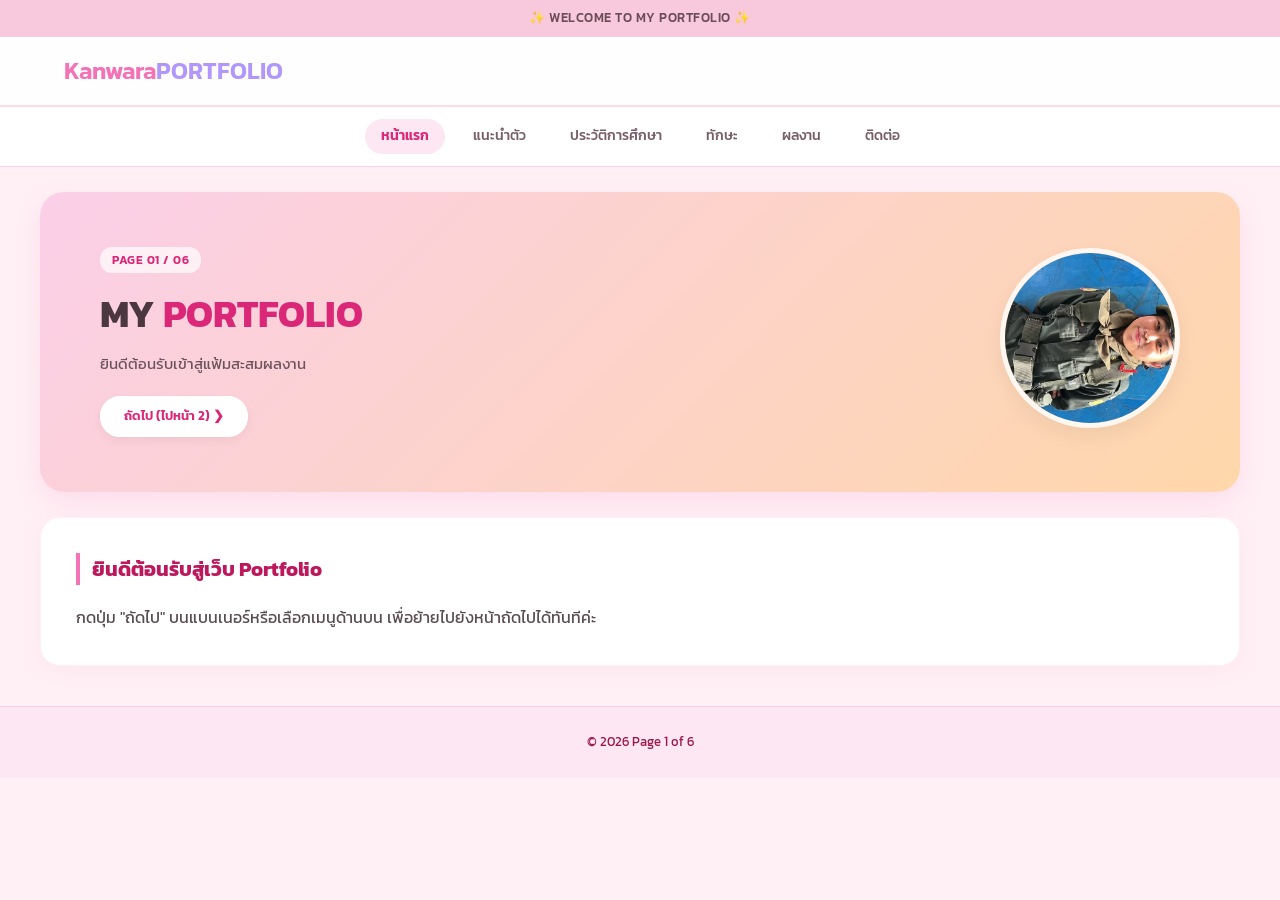
<file: index.html>
<!DOCTYPE html>
<html lang="th">
<head>
  <meta charset="UTF-8"><title>KanwaraPortfolio</title>
  <link rel="stylesheet" href="style.css">
</head>
<body>
  <div class="top-bar">✨ WELCOME TO MY PORTFOLIO ✨</div>
  <nav class="navbar">
    <a href="index.html" class="logo">Kanwara<span>PORTFOLIO</span></a>
  </nav>
  <div class="cat-bar">
    <a href="index.html" class="active">หน้าแรก</a>
    <a href="about.html">แนะนำตัว</a>
    <a href="goals.html">ประวัติการศึกษา</a>
    <a href="skills.html">ทักษะ</a>
    <a href="projects.html">ผลงาน</a>
    <a href="contact.html">ติดต่อ</a>
  </div>

  <header class="hero-banner">
    <div class="banner-content-box bg-pink">
      <div class="banner-text">
        <span class="tag">PAGE 01 / 06</span>
        <h1>MY <span>PORTFOLIO</span></h1>
        <p>ยินดีต้อนรับเข้าสู่แฟ้มสะสมผลงาน</p>
        <div class="page-navigation">
          <a href="about.html" class="btn-nav">ถัดไป (ไปหน้า 2) ❯</a>
        </div>
      </div>
      <div class="banner-img">
        <img src="ยพน1.jpg">
      </div>
    </div>
  </header>

  <section class="section-container">
    <h2 class="section-title">ยินดีต้อนรับสู่เว็บ Portfolio</h2>
    <p>กดปุ่ม "ถัดไป" บนแบนเนอร์หรือเลือกเมนูด้านบน เพื่อย้ายไปยังหน้าถัดไปได้ทันทีค่ะ</p>
  </section>
  <footer class="footer"><p>© 2026 Page 1 of 6</p></footer>
</body>
</html>
</file>
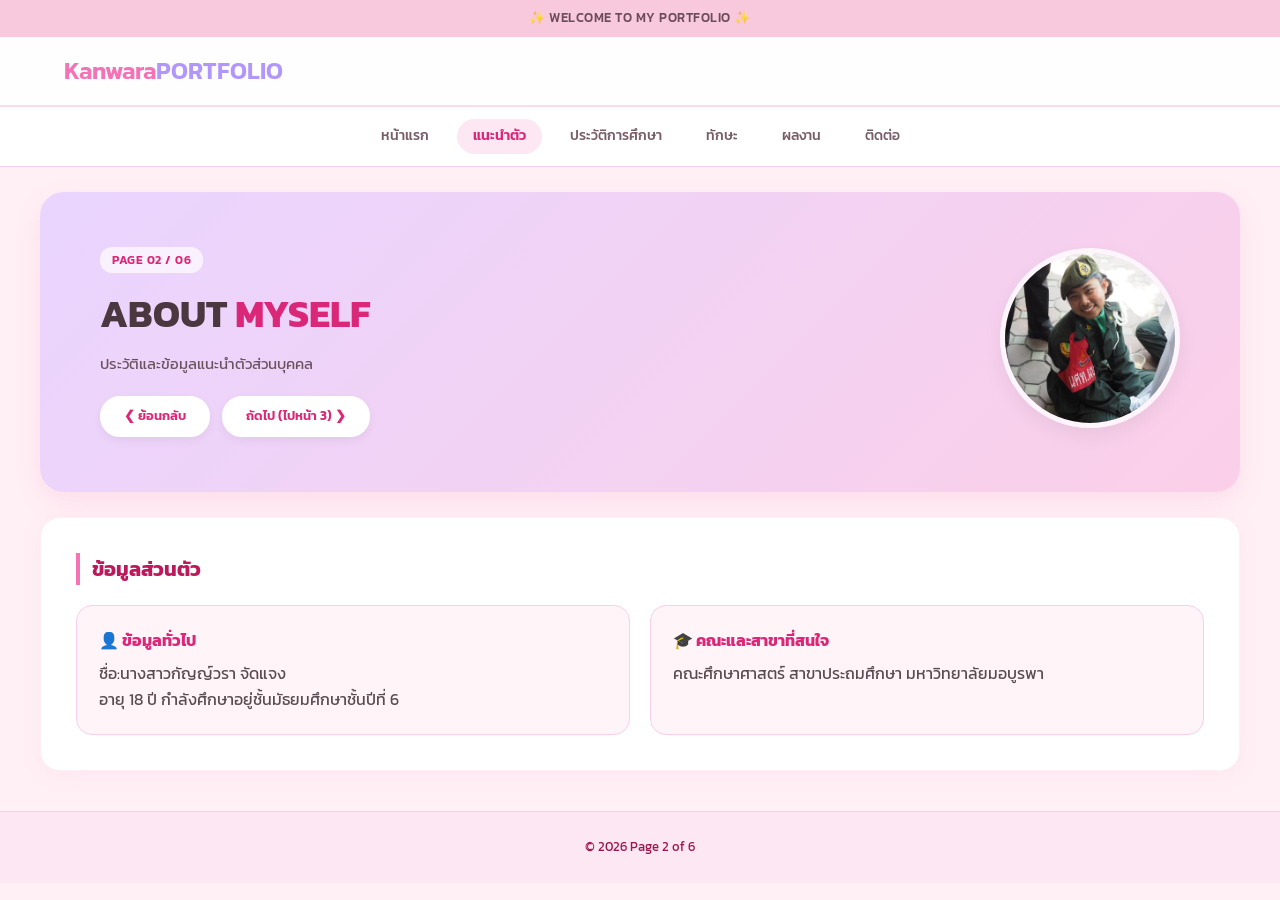
<file: about.html>
<!DOCTYPE html>
<html lang="th">
<head>
  <meta charset="UTF-8"><title>หน้า 2: แนะนำตัว</title>
  <link rel="stylesheet" href="style.css">
</head>
<body>
  <div class="top-bar">✨ WELCOME TO MY PORTFOLIO ✨</div>
  <nav class="navbar"><a href="index.html" class="logo">Kanwara<span>PORTFOLIO</span></a></nav>
  <div class="cat-bar">
    <a href="index.html">หน้าแรก</a>
    <a href="about.html" class="active">แนะนำตัว</a>
    <a href="goals.html">ประวัติการศึกษา</a>
    <a href="skills.html">ทักษะ</a>
    <a href="projects.html">ผลงาน</a>
    <a href="contact.html">ติดต่อ</a>
  </div>

  <header class="hero-banner">
    <div class="banner-content-box bg-purple">
      <div class="banner-text">
        <span class="tag">PAGE 02 / 06</span>
        <h1>ABOUT <span>MYSELF</span></h1>
        <p>ประวัติและข้อมูลแนะนำตัวส่วนบุคคล</p>
        <div class="page-navigation">
          <a href="index.html" class="btn-nav">❮ ย้อนกลับ</a>
          <a href="goals.html" class="btn-nav">ถัดไป (ไปหน้า 3) ❯</a>
        </div>
      </div>
      <div class="banner-img">
        <img src="PRO2.jpg">
      </div>
    </div>
  </header>

  <section class="section-container">
    <h2 class="section-title">ข้อมูลส่วนตัว</h2>
    <div class="about-grid">
      <div class="about-card"><h3>👤 ข้อมูลทั่วไป</h3><p>ชื่อ:นางสาวกัญญ์วรา จัดแจง<br> อายุ 18 ปี กำลังศึกษาอยู่ชั้นมัธยมศึกษาชั้นปีที่ 6 </p></div>
      <div class="about-card"><h3>🎓 คณะและสาขาที่สนใจ</h3><p>คณะศึกษาศาสตร์ สาขาประถมศึกษา มหาวิทยาลัยมอบูรพา</p></div>
    </div>
  </section>
  <footer class="footer"><p>© 2026 Page 2 of 6</p></footer>
</body>
</html>
</file>
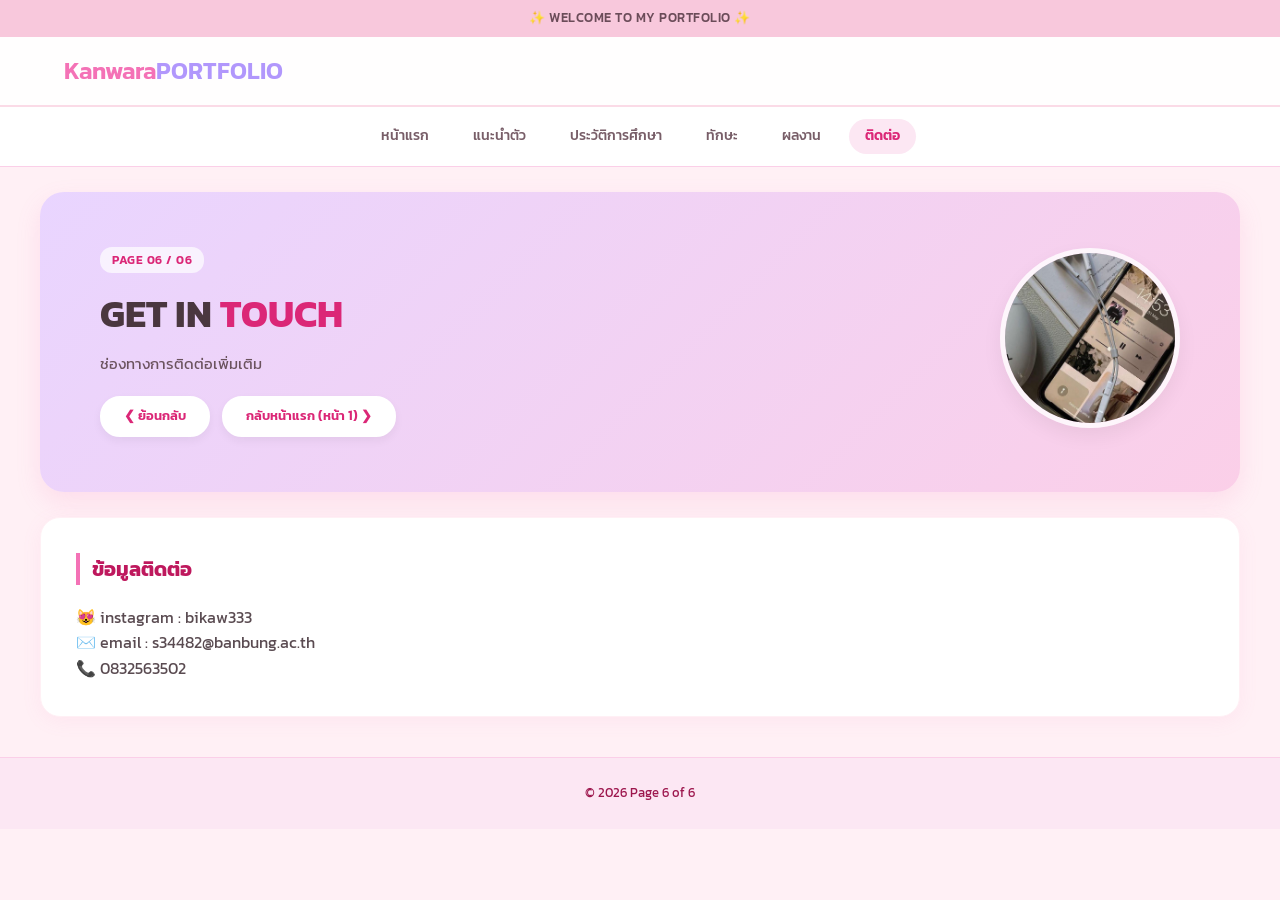
<file: contact.html>
<!DOCTYPE html>
<html lang="th">
<head>
  <meta charset="UTF-8"><title>หน้า 6: ติดต่อ</title>
  <link rel="stylesheet" href="style.css">
</head>
<body>
  <div class="top-bar">✨ WELCOME TO MY PORTFOLIO ✨</div>
  <nav class="navbar"><a href="index.html" class="logo">Kanwara<span>PORTFOLIO</span></a></nav>
  <div class="cat-bar">
    <a href="index.html">หน้าแรก</a>
    <a href="about.html">แนะนำตัว</a>
    <a href="goals.html">ประวัติการศึกษา</a>
    <a href="skills.html">ทักษะ</a>
    <a href="projects.html">ผลงาน</a>
    <a href="contact.html" class="active">ติดต่อ</a>
  </div>

  <header class="hero-banner">
    <div class="banner-content-box bg-purple">
      <div class="banner-text">
        <span class="tag">PAGE 06 / 06</span>
        <h1>GET IN <span>TOUCH</span></h1>
        <p>ช่องทางการติดต่อเพิ่มเติม</p>
        <div class="page-navigation">
          <a href="projects.html" class="btn-nav">❮ ย้อนกลับ</a>
          <a href="index.html" class="btn-nav">กลับหน้าแรก (หน้า 1) ❯</a>
        </div>
      </div>
      <div class="banner-img">
        <img src="PHONE.jpg">
      </div>
    </div>
  </header>

  <section class="section-container">
    <h2 class="section-title">ข้อมูลติดต่อ</h2>
    <p>😻 instagram : bikaw333<br>✉️ email : s34482@banbung.ac.th<br>📞 0832563502</p>
  </section>
  <footer class="footer"><p>© 2026 Page 6 of 6</p></footer>
</body>
</html>
</file>
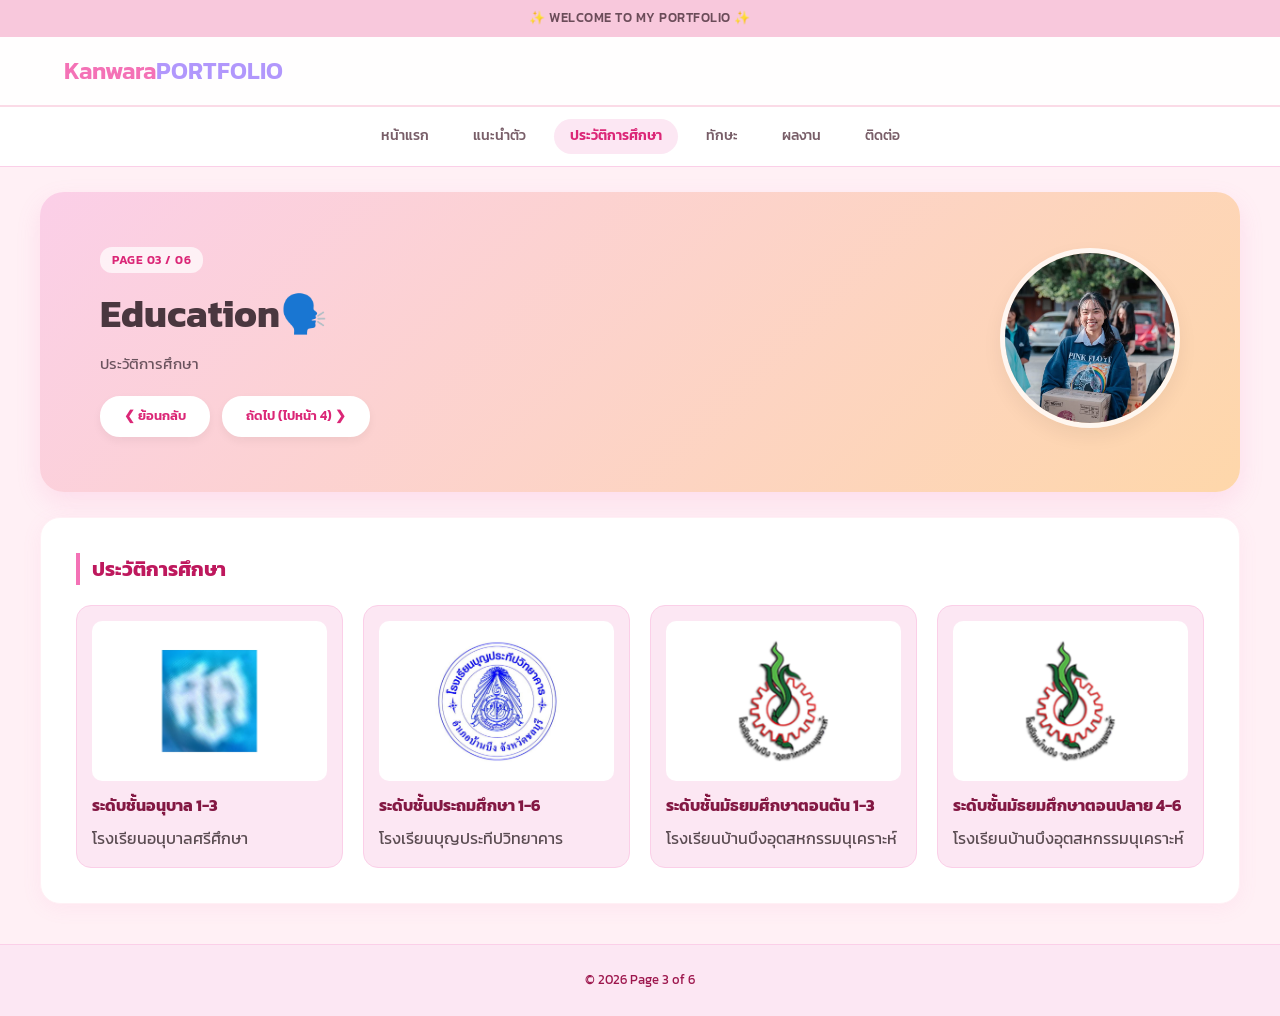
<file: goals.html>
<!DOCTYPE html>
<html lang="th">
<head>
  <meta charset="UTF-8">
  <title>หน้า 3: ประวัติการศึกษา</title>
  <link rel="stylesheet" href="style.css">
  
  <!-- สไตล์สำหรับจัดรูปภาพให้พอดีกล่องแบบอัตโนมัติ -->
  <style>
    .promo-grid {
      display: grid;
      grid-template-columns: repeat(auto-fit, minmax(220px, 1fr));
      gap: 20px;
    }
    .promo-card {
      display: flex;
      flex-direction: column;
      border-radius: 15px;
      padding: 15px;
      box-sizing: border-box;
    }
    .card-img {
      width: 100%;
      height: 160px; /* ความสูงของรูปภาพ */
      overflow: hidden;
      border-radius: 10px;
      margin-bottom: 12px;
    }
    .card-img img {
      width: 100%;
      height: 100%;
      object-fit: cover; /* ปรับรูปให้พอดีกล่องโดยสัดส่วนไม่เบี้ยว */
      object-position: center;
      display: block;
    }
  </style>
</head>
<body>
  <div class="top-bar">✨ WELCOME TO MY PORTFOLIO ✨</div>
  <nav class="navbar"><a href="index.html" class="logo">Kanwara<span>PORTFOLIO</span></a></nav>
  <div class="cat-bar">
    <a href="index.html">หน้าแรก</a>
    <a href="about.html">แนะนำตัว</a>
    <a href="goals.html" class="active">ประวัติการศึกษา</a>
    <a href="skills.html">ทักษะ</a>
    <a href="projects.html">ผลงาน</a>
    <a href="contact.html">ติดต่อ</a>
  </div>

  <header class="hero-banner">
    <div class="banner-content-box bg-pink">
      <div class="banner-text">
        <span class="tag">PAGE 03 / 06</span>
        <h1>Education<span>🗣️</span></h1>
        <p>ประวัติการศึกษา</p>
        <div class="page-navigation">
          <a href="about.html" class="btn-nav">❮ ย้อนกลับ</a>
          <a href="skills.html" class="btn-nav">ถัดไป (ไปหน้า 4) ❯</a>
        </div>
      </div>
      <div class="banner-img">
        <img src="PRO3.jpg" alt="รูปโปรไฟล์">
      </div>
    </div>
  </header>

  <section class="section-container">
    <h2 class="section-title">ประวัติการศึกษา</h2>
    <div class="promo-grid">
      
      <!-- อนุบาล -->
      <div class="promo-card pink-bg">
        <div class="card-img">
          <img src="SS.jpg" alt="โรงเรียนอนุบาลศรีศึกษา">
        </div>
        <h3>ระดับชั้นอนุบาล 1-3</h3>
        <p>โรงเรียนอนุบาลศรีศึกษา</p>
      </div>

      <!-- ประถมศึกษา -->
      <div class="promo-card pink-bg">
        <div class="card-img">
          <img src="BT.jpg" alt="โรงเรียนบุญประทีปวิทยาคาร">
        </div>
        <h3>ระดับชั้นประถมศึกษา 1-6</h3>
        <p>โรงเรียนบุญประทีปวิทยาคาร</p>
      </div>

      <!-- มัธยมศึกษาตอนต้น -->
      <div class="promo-card pink-bg">
        <div class="card-img">
          <img src="BB.jpg" alt="โรงเรียนบ้านบึงอุตสหกรรมนุเคราะห์">
        </div>
        <h3>ระดับชั้นมัธยมศึกษาตอนต้น 1-3</h3>
        <p>โรงเรียนบ้านบึงอุตสหกรรมนุเคราะห์</p>
      </div>

      <!-- มัธยมศึกษาตอนปลาย -->
      <div class="promo-card pink-bg">
        <div class="card-img">
          <img src="BB.jpg" alt="โรงเรียนบ้านบึงอุตสหกรรมนุเคราะห์">
        </div>
        <h3>ระดับชั้นมัธยมศึกษาตอนปลาย 4-6</h3>
        <p>โรงเรียนบ้านบึงอุตสหกรรมนุเคราะห์</p>
      </div>

    </div>
  </section>

  <footer class="footer"><p>© 2026 Page 3 of 6</p></footer>
</body>
</html>
</file>
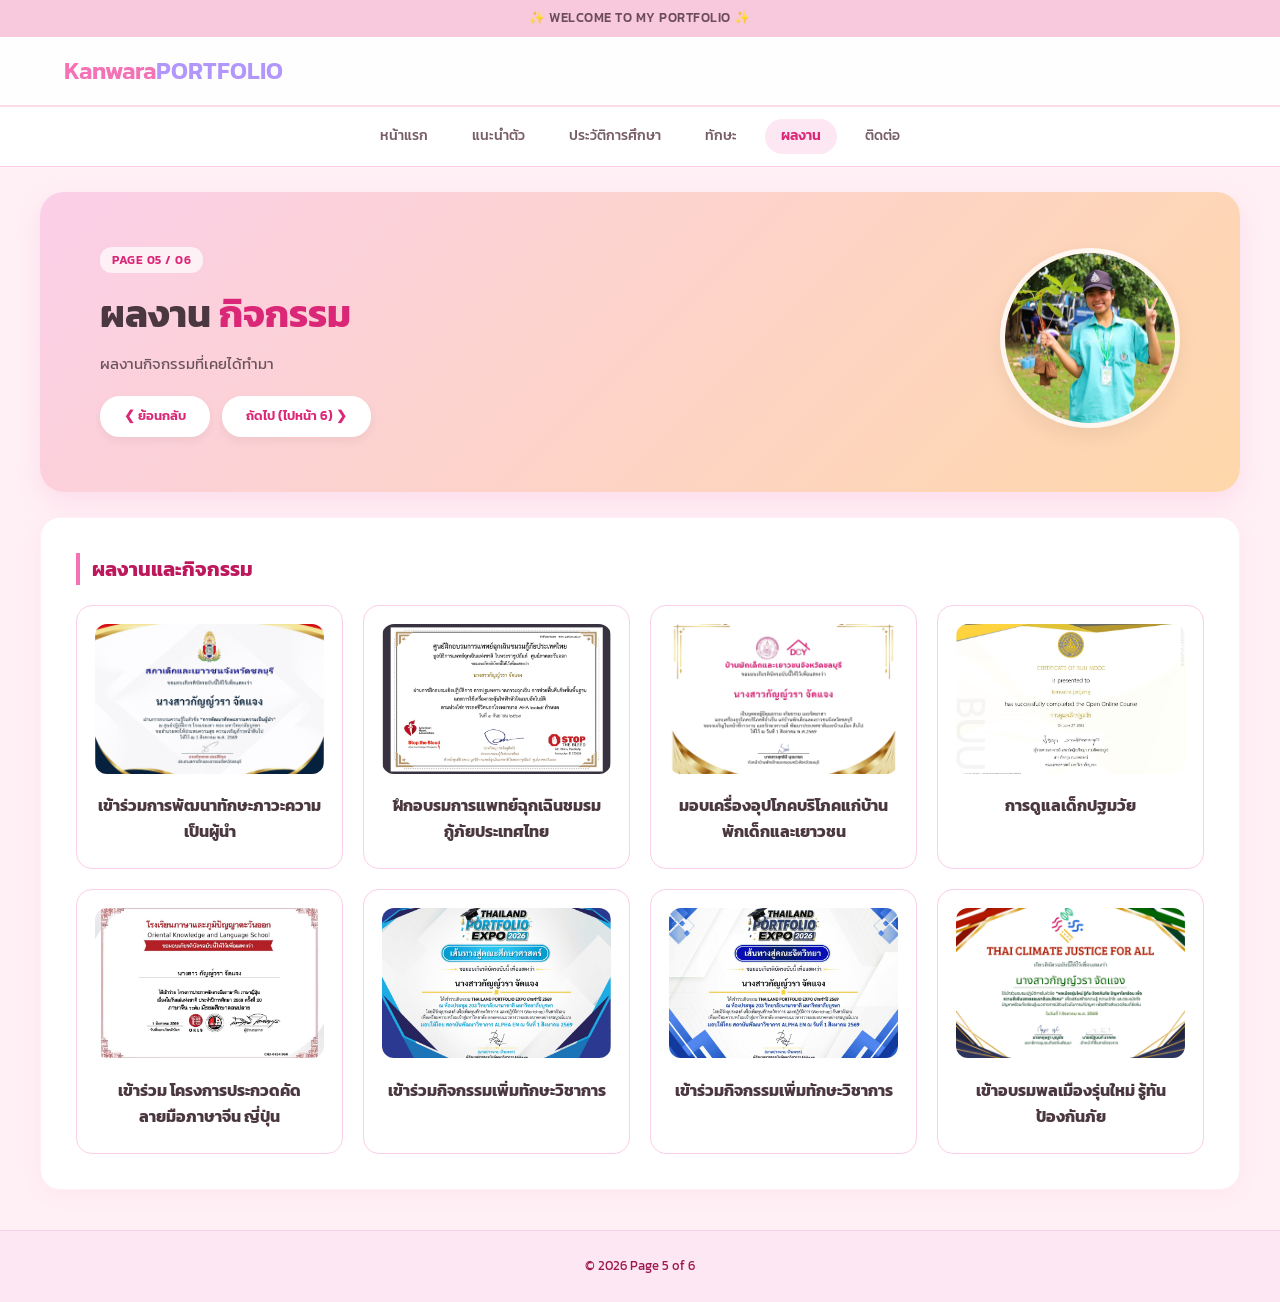
<file: projects.html>
<!DOCTYPE html>
<html lang="th">
<head>
  <meta charset="UTF-8"><title>หน้า 5: ผลงาน</title>
  <link rel="stylesheet" href="style.css">
</head>
<body>
  <div class="top-bar">✨ WELCOME TO MY PORTFOLIO ✨</div>
  <nav class="navbar"><a href="index.html" class="logo">Kanwara<span>PORTFOLIO</span></a></nav>
  <div class="cat-bar">
    <a href="index.html">หน้าแรก</a>
    <a href="about.html">แนะนำตัว</a>
    <a href="goals.html">ประวัติการศึกษา</a>
    <a href="skills.html">ทักษะ</a>
    <a href="projects.html" class="active">ผลงาน</a>
    <a href="contact.html">ติดต่อ</a>
  </div>

  <header class="hero-banner">
    <div class="banner-content-box bg-pink">
      <div class="banner-text">
        <span class="tag">PAGE 05 / 06</span>
        <h1>ผลงาน <span>กิจกรรม</span></h1>
        <p>ผลงานกิจกรรมที่เคยได้ทำมา</p>
        <div class="page-navigation">
          <a href="skills.html" class="btn-nav">❮ ย้อนกลับ</a>
          <a href="contact.html" class="btn-nav">ถัดไป (ไปหน้า 6) ❯</a>
        </div>
      </div>
      <div class="banner-img">
        <img src="PRO5.jpg">
      </div>
    </div>
  </header>

  <section class="section-container">
    <h2 class="section-title">ผลงานและกิจกรรม</h2>
    <div class="product-grid">
      <div class="product-card">
        <div class="card-img-holder"><img src="LD.jpg"></div>
        <h3>เข้าร่วมการพัฒนาทักษะภาวะความเป็นผู้นำ</h3>
      </div>
      <div class="product-card">
        <div class="card-img-holder"><img src="AHA.jpg"></div>
        <h3>ฝึกอบรมการแพทย์ฉุกเฉินชมรมกู้ภัยประเทศไทย</h3>
      </div>
      <div class="product-card">
        <div class="card-img-holder"><img src="DCY.jpg"></div>
        <h3>มอบเครื่องอุปโภคบริโภคแก่บ้านพักเด็กและเยาวชน</h3>
      </div>
      <div class="product-card">
        <div class="card-img-holder"><img src="PTOM.jpg"></div>
        <h3>การดูแลเด็กปฐมวัย</h3>
      </div>
      <div class="product-card">
        <div class="card-img-holder"><img src="KAD.jpg"></div>
        <h3>เข้าร่วม โครงการประกวดคัดลายมือภาษาจีน ญี่ปุ่น</h3>
      </div>
      <div class="product-card">
        <div class="card-img-holder"><img src="SUSA.jpg"></div>
        <h3>เข้าร่วมกิจกรรมเพิ่มทักษะวิชาการ</h3>
      </div>
      <div class="product-card">
        <div class="card-img-holder"><img src="JID.jpeg"></div>
        <h3>เข้าร่วมกิจกรรมเพิ่มทักษะวิชาการ</h3>
      </div>
      <div class="product-card">
        <div class="card-img-holder"><img src="JU.jpg"></div>
        <h3>เข้าอบรมพลเมืองรุ่นใหม่ รู้ทัน ป้องกันภัย</h3>
      </div>
    </div>
  </section>
  <footer class="footer"><p>© 2026 Page 5 of 6</p></footer>
</body>
</html>
</file>
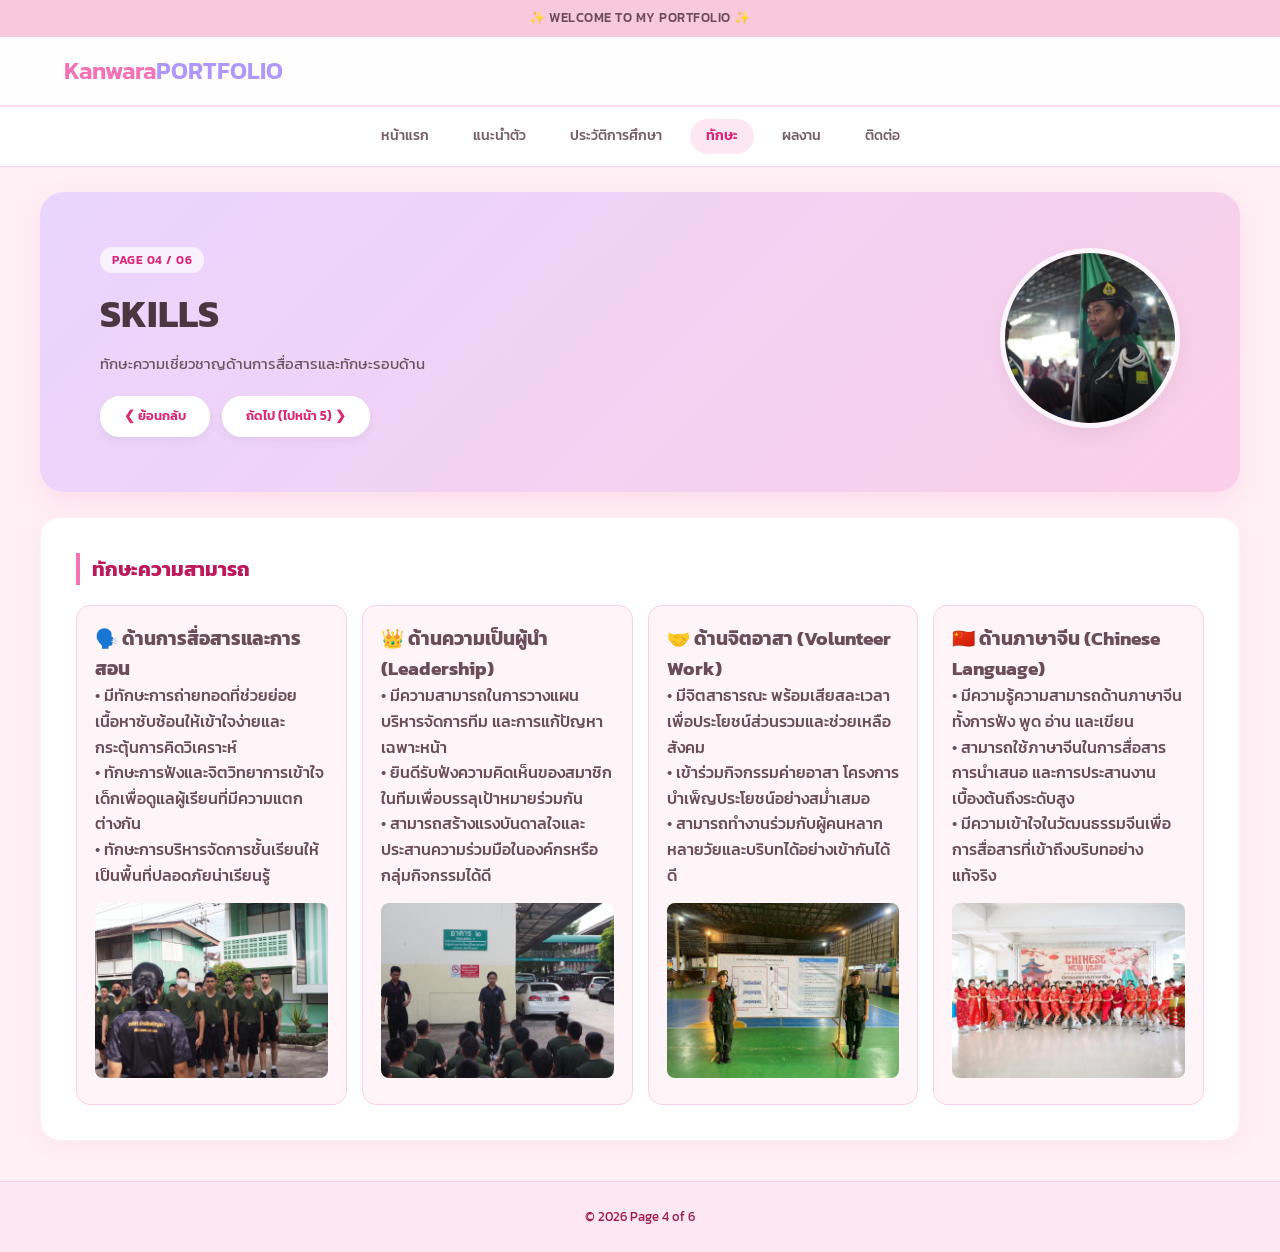
<file: skills.html>
<!DOCTYPE html>
<html lang="th">
<head>
  <meta charset="UTF-8">
  <title>หน้า 4: ทักษะ</title>
  <link rel="stylesheet" href="style.css">
  <style>
    /* ป้องกันรูปภาพขยายเกินความกว้างของกล่องข้อความ */
    .skill-img {
      width: 100%;
      margin-top: 15px;
      text-align: center;
    }
    .skill-img img {
      max-width: 100%;
      height: auto;
      border-radius: 8px;
      box-sizing: border-box;
    }
  </style>
</head>
<body>
  <div class="top-bar">✨ WELCOME TO MY PORTFOLIO ✨</div>
  <nav class="navbar"><a href="index.html" class="logo">Kanwara<span>PORTFOLIO</span></a></nav>
  <div class="cat-bar">
    <a href="index.html">หน้าแรก</a>
    <a href="about.html">แนะนำตัว</a>
    <a href="goals.html">ประวัติการศึกษา</a>
    <a href="skills.html" class="active">ทักษะ</a>
    <a href="projects.html">ผลงาน</a>
    <a href="contact.html">ติดต่อ</a>
  </div>

  <header class="hero-banner">
    <div class="banner-content-box bg-purple">
      <div class="banner-text">
        <span class="tag">PAGE 04 / 06</span>
        <h1>SKILLS</h1>
        <p>ทักษะความเชี่ยวชาญด้านการสื่อสารและทักษะรอบด้าน</p>
        <div class="page-navigation">
          <a href="goals.html" class="btn-nav">❮ ย้อนกลับ</a>
          <a href="projects.html" class="btn-nav">ถัดไป (ไปหน้า 5) ❯</a>
        </div>
      </div>
      <div class="banner-img">
        <img src="PRO4.jpg" alt="Skills Banner">
      </div>
    </div>
  </header>

  <section class="section-container">
    <h2 class="section-title">ทักษะความสามารถ</h2>
    
    <div class="department-grid">
      
      <!-- 1. ด้านการสื่อสารและการสอน -->
      <div class="dept-box">
        <h3>🗣️ ด้านการสื่อสารและการสอน</h3>
        <p>
          • มีทักษะการถ่ายทอดที่ช่วยย่อยเนื้อหาซับซ้อนให้เข้าใจง่ายและกระตุ้นการคิดวิเคราะห์<br>
          • ทักษะการฟังและจิตวิทยาการเข้าใจเด็กเพื่อดูแลผู้เรียนที่มีความแตกต่างกัน<br>
          • ทักษะการบริหารจัดการชั้นเรียนให้เป็นพื้นที่ปลอดภัยน่าเรียนรู้
        </p>
        <div class="skill-img">
          <img src="RD.jpg" alt="ทักษะการสื่อสารและการสอน">
        </div>
      </div>

      <!-- 2. ด้านความเป็นผู้นำ -->
      <div class="dept-box">
        <h3>👑 ด้านความเป็นผู้นำ (Leadership)</h3>
        <p>
          • มีความสามารถในการวางแผน บริหารจัดการทีม และการแก้ปัญหาเฉพาะหน้า<br>
          • ยินดีรับฟังความคิดเห็นของสมาชิกในทีมเพื่อบรรลุเป้าหมายร่วมกัน<br>
          • สามารถสร้างแรงบันดาลใจและประสานความร่วมมือในองค์กรหรือกลุ่มกิจกรรมได้ดี
        </p>
        <div class="skill-img">
          <img src="dR.jpg" alt="ทักษะด้านความเป็นผู้นำ">
        </div>
      </div>

      <!-- 3. ด้านจิตอาสา -->
      <div class="dept-box">
        <h3>🤝 ด้านจิตอาสา (Volunteer Work)</h3>
        <p>
          • มีจิตสาธารณะ พร้อมเสียสละเวลาเพื่อประโยชน์ส่วนรวมและช่วยเหลือสังคม<br>
          • เข้าร่วมกิจกรรมค่ายอาสา โครงการบำเพ็ญประโยชน์อย่างสม่ำเสมอ<br>
          • สามารถทำงานร่วมกับผู้คนหลากหลายวัยและบริบทได้อย่างเข้ากันได้ดี
        </p>
        <div class="skill-img">
          <img src="JIB.jpg" alt="ทักษะด้านจิตอาสา">
        </div>
      </div>

      <!-- 4. ด้านภาษาจีน -->
      <div class="dept-box">
        <h3>🇨🇳 ด้านภาษาจีน (Chinese Language)</h3>
        <p>
          • มีความรู้ความสามารถด้านภาษาจีนทั้งการฟัง พูด อ่าน และเขียน<br>
          • สามารถใช้ภาษาจีนในการสื่อสาร การนำเสนอ และการประสานงานเบื้องต้นถึงระดับสูง<br>
          • มีความเข้าใจในวัฒนธรรมจีนเพื่อการสื่อสารที่เข้าถึงบริบทอย่างแท้จริง
        </p>
        <div class="skill-img">
          <img src="skill-chinese.jpg" alt="ทักษะด้านภาษาจีน">
        </div>
      </div>

    </div>
  </section>

  <footer class="footer"><p>© 2026 Page 4 of 6</p></footer>
</body>
</html>
</file>
<file: style.css>
@import url('https://fonts.googleapis.com/css2?family=Kanit:wght@300;400;500;600&display=swap');

* {
  margin: 0;
  padding: 0;
  box-sizing: border-box;
  font-family: 'Kanit', sans-serif;
  scroll-behavior: smooth;
}

body {
  background-color: #fff0f5; /* สีพื้นหลังชมพูพาสเทลอ่อนมาก */
  color: #5a4b51;
  line-height: 1.6;
}

/* Top Announcement Bar */
.top-bar {
  background: #f8c8dc; /* ชมพูพาสเทลนุ่มนวล */
  color: #6b4c59;
  text-align: center;
  padding: 8px;
  font-size: 13px;
  font-weight: 500;
  letter-spacing: 0.5px;
}

/* Navbar */
.navbar {
  background: rgba(255, 255, 255, 0.9);
  backdrop-filter: blur(10px);
  display: flex;
  justify-content: space-between;
  align-items: center;
  padding: 15px 5%;
  border-bottom: 2px solid #fbdbe7;
  position: sticky;
  top: 0;
  z-index: 100;
}

.logo {
  font-size: 24px;
  font-weight: 600;
  color: #e79aff;
  text-decoration: none;
  color: #f472b6;
}

.logo span { 
  color: #b197fc; 
}

.search-box {
  display: flex;
  width: 35%;
}

.search-box input {
  width: 100%;
  padding: 8px 16px;
  background: #fff;
  border: 2px solid #fbcfe8;
  border-right: none;
  outline: none;
  border-radius: 20px 0 0 20px;
  color: #6b4c59;
}

.search-box input::placeholder {
  color: #d1abbb;
}

.search-box button {
  background: #f472b6;
  color: white;
  border: none;
  padding: 0 18px;
  cursor: pointer;
  border-radius: 0 20px 20px 0;
  font-size: 14px;
  transition: 0.3s;
}

.search-box button:hover {
  background: #ec4899;
}

/* Category Nav Bar (6 Pages Link) */
.cat-bar {
  background: #ffffff;
  display: flex;
  justify-content: center;
  gap: 12px;
  padding: 12px;
  border-bottom: 1px solid #fbcfe8;
  flex-wrap: wrap;
}

.cat-bar a {
  text-decoration: none;
  color: #785e68;
  font-weight: 500;
  padding: 6px 16px;
  border-radius: 20px;
  transition: all 0.3s ease;
  font-size: 14px;
}

.cat-bar a:hover, .cat-bar a.active {
  color: #db2777;
  background: #fce7f3;
  font-weight: 600;
}

/* Banner Layout Header */
.hero-banner {
  max-width: 1200px;
  margin: 25px auto;
  border-radius: 24px;
  overflow: hidden;
  box-shadow: 0 10px 25px rgba(244, 114, 182, 0.15);
}

.banner-content-box {
  display: flex;
  justify-content: space-between;
  align-items: center;
  padding: 45px 60px;
  min-height: 300px;
}

/* ชมพูพาสเทลไล่เฉด */
.bg-pink {
  background: linear-gradient(135deg, #fbcfe8 0%, #fed7aa 100%);
}

/* ม่วงพาสเทลไล่เฉด */
.bg-purple {
  background: linear-gradient(135deg, #e9d5ff 0%, #fbcfe8 100%);
}

.banner-text .tag {
  background: rgba(255, 255, 255, 0.7);
  color: #db2777;
  padding: 4px 12px;
  font-size: 12px;
  border-radius: 12px;
  font-weight: 600;
  letter-spacing: 0.5px;
}

.banner-text h1 {
  font-size: 38px;
  margin: 12px 0 8px 0;
  color: #4a373f;
}

.banner-text h1 span {
  color: #db2777;
}

.banner-text p {
  font-size: 15px;
  color: #6b535e;
  margin-bottom: 20px;
}

.banner-img img {
  width: 180px;
  height: 180px;
  border-radius: 50%;
  object-fit: cover;
  border: 5px solid rgba(255, 255, 255, 0.8);
  box-shadow: 0 8px 20px rgba(0, 0, 0, 0.06);
}

/* Page Navigation Buttons (ย้อนกลับ / ถัดไป) */
.page-navigation {
  display: flex;
  gap: 12px;
  margin-top: 15px;
}

.btn-nav {
  padding: 8px 22px;
  background: #ffffff;
  color: #db2777;
  border: 2px solid #ffffff;
  text-decoration: none;
  font-weight: 600;
  border-radius: 20px;
  transition: all 0.3s ease;
  font-size: 13px;
  box-shadow: 0 4px 10px rgba(0, 0, 0, 0.05);
}

.btn-nav:hover {
  background: #db2777;
  color: #ffffff;
  border-color: #db2777;
}

/* Content Sections */
.section-container {
  max-width: 1200px;
  margin: 25px auto;
  background: #ffffff;
  padding: 35px;
  border-radius: 20px;
  box-shadow: 0 4px 20px rgba(244, 114, 182, 0.08);
  border: 1px solid #fff0f5;
}

.section-title {
  font-size: 20px;
  margin-bottom: 20px;
  color: #be185d;
  border-left: 4px solid #f472b6;
  padding-left: 12px;
}

/* Cards Layouts */
.about-grid { display: flex; gap: 20px; }
.about-card {
  flex: 1;
  background: #fff5f8;
  padding: 22px;
  border-radius: 16px;
  border: 1px solid #fbcfe8;
}
.about-card h3 { color: #db2777; margin-bottom: 8px; font-size: 16px; }

.promo-grid { display: grid; grid-template-columns: repeat(auto-fit, minmax(260px, 1fr)); gap: 18px; }
.promo-card {
  padding: 22px;
  border-radius: 16px;
  transition: transform 0.3s ease;
}
.promo-card:hover { transform: translateY(-3px); }
.promo-card h3 { color: #831843; margin-bottom: 8px; font-size: 16px; }

.pink-bg { background: #fce7f3; border: 1px solid #fbcfe8; }
.gray-bg { background: #f3e8ff; border: 1px solid #e9d5ff; }
.dark-pink-bg { background: #ffe4e6; border: 1px solid #fecdd3; }

.department-grid { display: grid; grid-template-columns: repeat(auto-fit, minmax(200px, 1fr)); gap: 15px; }
.dept-box {
  background: #fff5f8;
  padding: 18px;
  border-radius: 14px;
  border: 1px solid #fbcfe8;
  color: #6b4c59;
  font-weight: 500;
}

.product-grid { display: grid; grid-template-columns: repeat(auto-fit, minmax(250px, 1fr)); gap: 20px; }
.product-card {
  background: #ffffff;
  border: 1px solid #fbcfe8;
  padding: 18px;
  border-radius: 16px;
  text-align: center;
  transition: 0.3s;
}
.product-card:hover {
  box-shadow: 0 8px 20px rgba(244, 114, 182, 0.12);
}
.card-img-holder img {
  width: 100%;
  height: 150px;
  object-fit: cover;
  border-radius: 12px;
  margin-bottom: 12px;
}
.product-card h3 { color: #4a373f; font-size: 16px; margin-bottom: 6px; }

/* Footer */
.footer {
  background: #fce7f3;
  color: #9d174d;
  text-align: center;
  padding: 25px;
  margin-top: 40px;
  font-size: 13px;
  border-top: 1px solid #fbcfe8;
}
</file>
